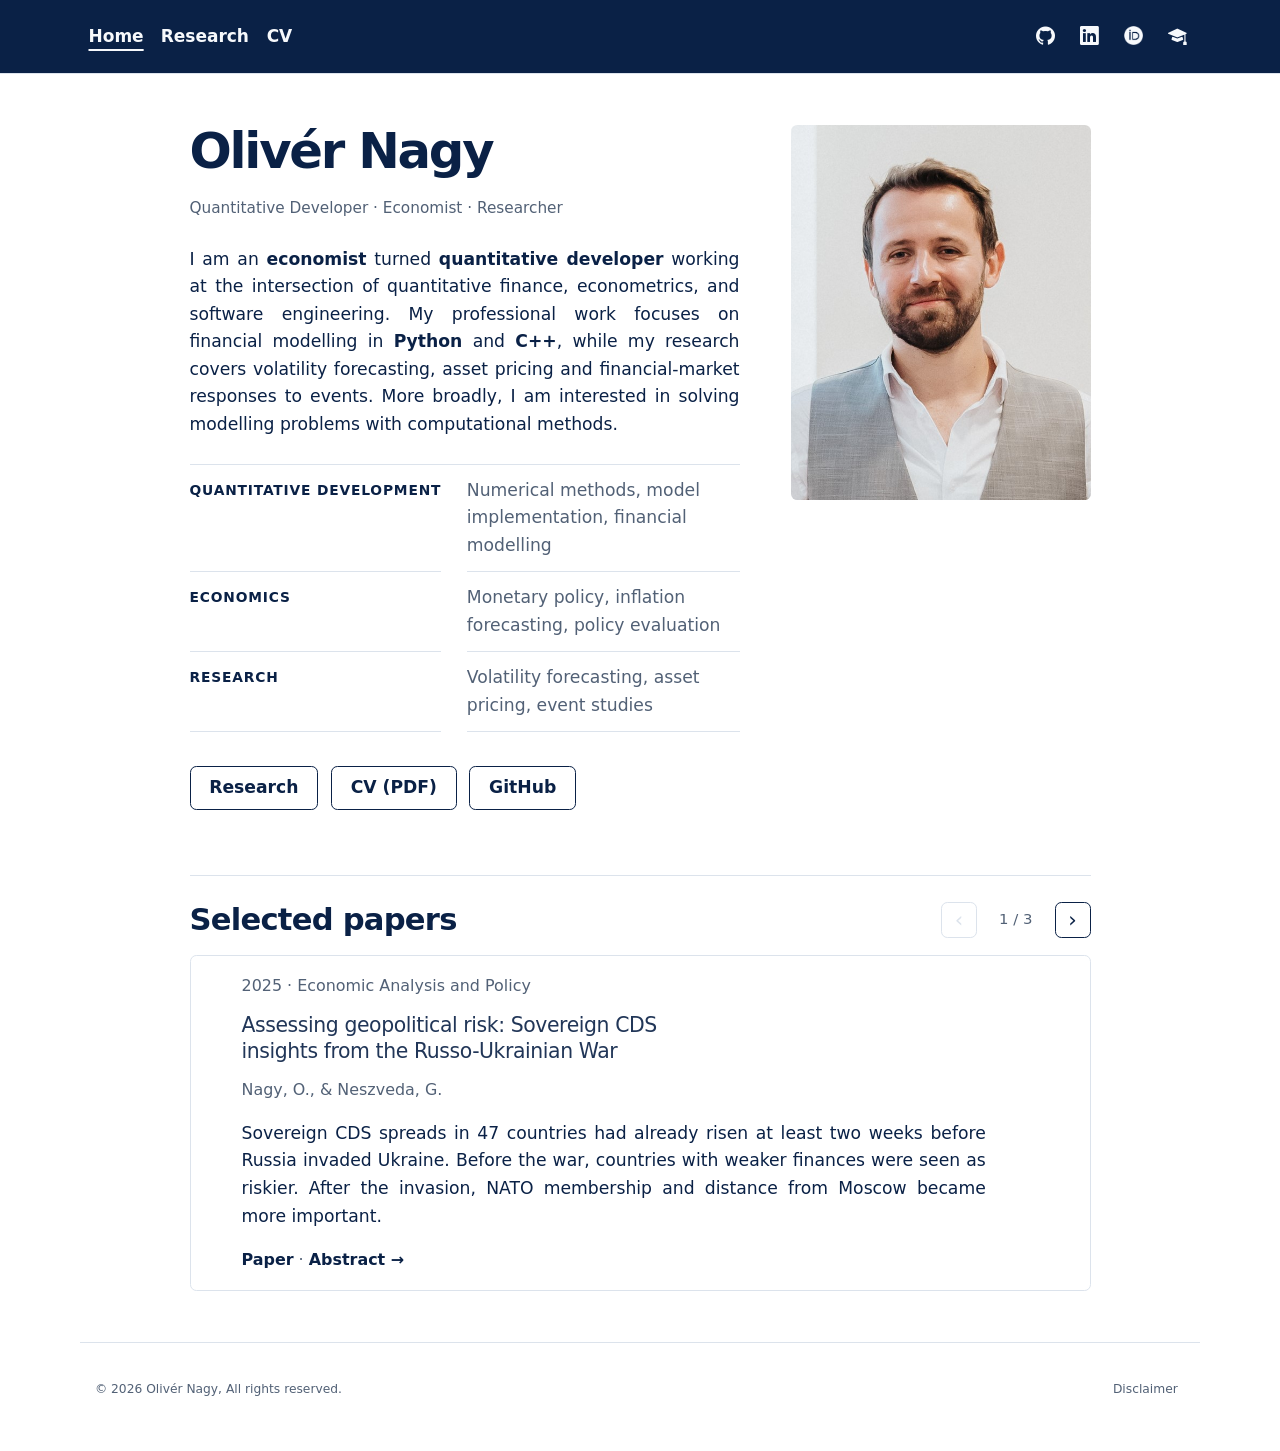
<file: index.html>
<!DOCTYPE html>
<html xmlns="http://www.w3.org/1999/xhtml" lang="en" xml:lang="en"><head>

<meta charset="utf-8">
<meta name="generator" content="quarto-1.10.19">

<meta name="viewport" content="width=device-width, initial-scale=1.0, user-scalable=yes">


<title>Olivér Nagy | Quantitative Developer &amp; Economist</title>
<style>
/* Default styles provided by pandoc.
** See https://pandoc.org/MANUAL.html#variables-for-html for config info.
*/
span.smallcaps{font-variant: small-caps;}
div.columns{display: flex; gap: 1.5em;}
div.column{flex: auto;}
@media screen {
div.columns{gap: min(4vw, 1.5em);}
div.column{overflow-x: auto;}
}
div.hanging-indent{margin-left: 1.5em; text-indent: -1.5em;}
ul.task-list{list-style: none;}
ul.task-list li input[type="checkbox"] {
  width: 0.8em;
  margin: 0 0.8em 0.2em -1em; /* quarto-specific, see https://github.com/quarto-dev/quarto-cli/issues/4556 */ 
  vertical-align: middle;
}
</style>


<script src="site_libs/quarto-nav/quarto-nav.js"></script>
<script src="site_libs/quarto-nav/headroom.min.js"></script>
<link href="./images/favicon.png" rel="icon" type="image/png">
<script src="site_libs/clipboard/clipboard.min.js"></script>
<script src="site_libs/quarto-html/quarto.js" type="module"></script>
<script src="site_libs/quarto-html/tabsets/tabsets.js" type="module"></script>
<script src="site_libs/quarto-html/popper.min.js"></script>
<script src="site_libs/quarto-html/tippy.umd.min.js"></script>
<script src="site_libs/quarto-html/anchor.min.js"></script>
<link href="site_libs/quarto-html/tippy.css" rel="stylesheet">
<link href="site_libs/quarto-html/quarto-syntax-highlighting-036281043e48302f8f66bfde0e14c426.css" rel="stylesheet" id="quarto-text-highlighting-styles">
<script src="site_libs/bootstrap/bootstrap.min.js"></script>
<link href="site_libs/bootstrap/bootstrap-icons.css" rel="stylesheet">
<link href="site_libs/bootstrap/bootstrap-60f9aa99407b44d3cca1d549e704568d.min.css" rel="stylesheet" append-hash="true" id="quarto-bootstrap" data-mode="light">
<script id="quarto-search-options" type="application/json">{
  "language": {
    "search-no-results-text": "No results",
    "search-matching-documents-text": "matching documents",
    "search-copy-link-title": "Copy link to search",
    "search-hide-matches-text": "Hide additional matches",
    "search-more-match-text": "more match in this document",
    "search-more-matches-text": "more matches in this document",
    "search-clear-button-title": "Clear",
    "search-text-placeholder": "",
    "search-detached-cancel-button-title": "Cancel",
    "search-submit-button-title": "Submit",
    "search-label": "Search"
  }
}</script>
<link rel="apple-touch-icon" href="./images/favicon.png">


</head>

<body class="nav-fixed fullcontent quarto-light">

<div id="quarto-search-results"></div>
  <header id="quarto-header" class="headroom fixed-top">
    <nav class="navbar navbar-expand-sm " data-bs-theme="dark">
      <div class="navbar-container container-fluid">
          <button class="navbar-toggler" type="button" data-bs-toggle="collapse" data-bs-target="#navbarCollapse" aria-controls="navbarCollapse" role="menu" aria-expanded="false" aria-label="Toggle navigation" onclick="if (window.quartoToggleHeadroom) { window.quartoToggleHeadroom(); }">
  <span class="navbar-toggler-icon"></span>
</button>
          <div class="collapse navbar-collapse" id="navbarCollapse">
            <ul class="navbar-nav navbar-nav-scroll me-auto">
  <li class="nav-item">
    <a class="nav-link active" href="./index.html" aria-current="page"> 
<span class="menu-text">Home</span></a>
  </li>  
  <li class="nav-item">
    <a class="nav-link" href="./research.html"> 
<span class="menu-text">Research</span></a>
  </li>  
  <li class="nav-item">
    <a class="nav-link" href="./files/oliver_nagy_cv.pdf"> 
<span class="menu-text">CV</span></a>
  </li>  
</ul>
            <ul class="navbar-nav navbar-nav-scroll ms-auto">
  <li class="nav-item compact">
    <a class="nav-link" href="https://github.com/naolipth"> <i class="bi bi-github" role="img" aria-label="GitHub">
</i> 
<span class="menu-text"></span></a>
  </li>  
  <li class="nav-item compact">
    <a class="nav-link" href="https://www.linkedin.com/in/olivernagy1/"> <i class="bi bi-linkedin" role="img" aria-label="LinkedIn">
</i> 
<span class="menu-text"></span></a>
  </li>  
  <li class="nav-item compact">
    <a class="nav-link" href="https://orcid.org/0009-0003-7404-8568"> <i class="bi bi-orcid" role="img" aria-label="ORCID">
</i> 
<span class="menu-text"></span></a>
  </li>  
  <li class="nav-item compact">
    <a class="nav-link" href="https://scholar.google.com/citations?user=aCQ6wv0AAAAJ"> <i class="bi bi-mortarboard-fill" role="img" aria-label="Google Scholar">
</i> 
<span class="menu-text"></span></a>
  </li>  
</ul>
          </div> <!-- /navcollapse -->
            <div class="quarto-navbar-tools">
</div>
      </div> <!-- /container-fluid -->
    </nav>
</header>
<!-- content -->
<div id="quarto-content" class="quarto-container page-layout-custom page-navbar">
<!-- sidebar -->
<!-- margin-sidebar -->
<!-- main -->




<div class="home-hero">
<section id="olivér-nagy" class="level1 home-hero__content">
<h1>Olivér Nagy</h1>
<div class="home-hero__role">
<p>Quantitative Developer · Economist · Researcher</p>
</div>
<p>I am an <strong>economist</strong> turned <strong>quantitative developer</strong> working at the intersection of quantitative finance, econometrics, and software engineering. My professional work focuses on financial modelling in <strong>Python</strong> and <strong>C++</strong>, while my research covers volatility forecasting, asset pricing and financial-market responses to events. More broadly, I am interested in solving modelling problems with computational methods.</p>
<div class="home-hero__focus">
<dl>
<dt>Quantitative development</dt>
<dd>
Numerical methods, model implementation, financial modelling
</dd>
<dt>Economics</dt>
<dd>
Monetary policy, inflation forecasting, policy evaluation
</dd>
<dt>Research</dt>
<dd>
Volatility forecasting, asset pricing, event studies
</dd>
</dl>
</div>
<div class="home-hero__links">
<p><a href="./research.html">Research</a></p>
<p><a href="files/oliver_nagy_cv.pdf">CV (PDF)</a></p>
<p><a href="https://github.com/naolipth">GitHub</a></p>
</div>
</section>
<div class="home-hero__portrait">
<p><img src="images/picture_1.jpg" class="img-fluid" alt="Portrait of Olivér Nagy"></p>
</div>
</div>
<div id="selected-publications">
<section class="selected-research" aria-roledescription="carousel" aria-labelledby="selected-research-title">
<div class="selected-research__header">
<h2 id="selected-research-title" class="selected-research__title">Selected papers</h2>
<div class="selected-research__controls" hidden="">
<button type="button" class="selected-research__step" aria-label="Previous paper" disabled="">‹</button>
<span class="selected-research__count" aria-live="polite">1 / 3</span>
<button type="button" class="selected-research__step" aria-label="Next paper">›</button>
</div>
</div>
<div class="selected-research__track" tabindex="0" aria-label="Papers">
<div class="selected-paper" role="group" aria-roledescription="slide" aria-label="1 of 3">
<p class="selected-paper__meta">2025 · Economic Analysis and Policy</p>
<h3 class="selected-paper__title"><a href="https://doi.org/10.1016/j.eap.2025.02.027">Assessing
geopolitical risk: Sovereign <span>CDS</span> insights from the
<span>Russo-Ukrainian War</span></a></h3>
<p class="selected-paper__authors">Nagy, O., &amp; Neszveda, G.</p>
<div class="selected-paper__summary"><p>Sovereign CDS spreads in 47 countries had already risen at least two
weeks before Russia invaded Ukraine. Before the war, countries with
weaker finances were seen as riskier. After the invasion, NATO
membership and distance from Moscow became more important.</p></div>
<p class="selected-paper__links"><a href="https://doi.org/10.1016/j.eap.2025.02.027">Paper</a><span aria-hidden="true"> · </span><a href="research.html?open=abstract#pub-nagy2025geopolitical">Abstract →</a></p>
</div>
<div class="selected-paper" role="group" aria-roledescription="slide" aria-label="2 of 3">
<p class="selected-paper__meta">2025 · Financial and Economic Review</p>
<h3 class="selected-paper__title"><a href="https://doi.org/10.33893/FER.24.3.52">Inflation and
uncertainty: Evidence from <span class="nocase">GARCH-MIDAS-in-Mean</span> modelling</a></h3>
<p class="selected-paper__authors">Chen, C., Barkó, T., &amp; Nagy, O.</p>
<div class="selected-paper__summary"><p>Does higher inflation make it harder to predict what will happen
next? In the UK, long-term uncertainty is more important than short-term
ups and downs. Sudden jumps in inflation have little effect on
short-term uncertainty.</p></div>
<p class="selected-paper__links"><a href="https://doi.org/10.33893/FER.24.3.52">Paper</a><span aria-hidden="true"> · </span><a href="research.html?open=abstract#pub-chen2025inflation">Abstract →</a></p>
</div>
<div class="selected-paper" role="group" aria-roledescription="slide" aria-label="3 of 3">
<p class="selected-paper__meta">2023 · Finance Research Letters</p>
<h3 class="selected-paper__title"><a href="https://doi.org/10.1016/j.frl.2023.104301">Expect the
unexpected: Did the equity markets anticipate the <span>Russo-Ukrainian
War</span>?</a></h3>
<p class="selected-paper__authors">Granát, M. P., Lehmann, K., Nagy, O., &amp; Neszveda, G.</p>
<div class="selected-paper__summary"><p>Equity markets exhibited reactions to the Russian invasion of Ukraine
at least 50 days prior to the event. Among the 62 observed markets, only
approximately one-third of the available information was built into the
stock prices on the day of the invasion.</p></div>
<p class="selected-paper__links"><a href="https://doi.org/10.1016/j.frl.2023.104301">Paper</a><span aria-hidden="true"> · </span><a href="research.html?open=abstract#pub-granat2023expect">Abstract →</a></p>
</div>
</div>
</section>
<script>
// Home page: steps the Selected papers row one card at a time.
document.querySelectorAll('.selected-research').forEach((section) => {
  const track = section.querySelector('.selected-research__track');
  const cards = track.children;
  if (cards.length < 2) return;
  const [prev, next] = section.querySelectorAll('.selected-research__step');
  const count = section.querySelector('.selected-research__count');
  const behavior = matchMedia('(prefers-reduced-motion: reduce)').matches ? 'auto' : 'smooth';
  // One step is a card's width plus the gap.
  const step = () => cards[1].offsetLeft - cards[0].offsetLeft;

  // Counter and buttons follow the scroll position, whether stepped, swiped or tabbed.
  const update = () => {
    const i = Math.round(track.scrollLeft / step());
    count.textContent = `${i + 1} / ${cards.length}`;
    prev.disabled = i === 0;
    next.disabled = i === cards.length - 1;
  };

  prev.addEventListener('click', () => track.scrollBy({left: -step(), behavior}));
  next.addEventListener('click', () => track.scrollBy({left: step(), behavior}));
  track.addEventListener('scroll', update, {passive: true});

  // Controls appear, and the scrollbar hides, only once this has run.
  section.classList.add('is-enhanced');
  section.querySelector('.selected-research__controls').hidden = false;
  update();
});
</script>
</div>




<script id="quarto-html-after-body" type="application/javascript">
  window.document.addEventListener("DOMContentLoaded", function (event) {
    const icon = "";
    const anchorJS = new window.AnchorJS();
    anchorJS.options = {
      placement: 'right',
      icon: icon
    };
    anchorJS.add('.anchored');
    const isCodeAnnotation = (el) => {
      for (const clz of el.classList) {
        if (clz.startsWith('code-annotation-')) {                     
          return true;
        }
      }
      return false;
    }
    const onCopySuccess = function(e) {
      // button target
      const button = e.trigger;
      // don't keep focus
      button.blur();
      // flash "checked"
      button.classList.add('code-copy-button-checked');
      var currentTitle = button.getAttribute("title");
      button.setAttribute("title", "Copied!");
      let tooltip;
      if (window.bootstrap) {
        button.setAttribute("data-bs-toggle", "tooltip");
        button.setAttribute("data-bs-placement", "left");
        button.setAttribute("data-bs-title", "Copied!");
        tooltip = new bootstrap.Tooltip(button, 
          { trigger: "manual", 
            customClass: "code-copy-button-tooltip",
            offset: [0, -8]});
        tooltip.show();    
      }
      setTimeout(function() {
        if (tooltip) {
          tooltip.hide();
          button.removeAttribute("data-bs-title");
          button.removeAttribute("data-bs-toggle");
          button.removeAttribute("data-bs-placement");
        }
        button.setAttribute("title", currentTitle);
        button.classList.remove('code-copy-button-checked');
      }, 1000);
      // clear code selection
      e.clearSelection();
    }
    const getTextToCopy = function(trigger) {
      const outerScaffold = trigger.parentElement.cloneNode(true);
      const codeEl = outerScaffold.querySelector('code');
      for (const childEl of codeEl.children) {
        if (isCodeAnnotation(childEl)) {
          childEl.remove();
        }
      }
      return codeEl.innerText;
    }
    const clipboard = new window.ClipboardJS('.code-copy-button:not([data-in-quarto-modal])', {
      text: getTextToCopy
    });
    clipboard.on('success', onCopySuccess);
    if (window.document.getElementById('quarto-embedded-source-code-modal')) {
      const clipboardModal = new window.ClipboardJS('.code-copy-button[data-in-quarto-modal]', {
        text: getTextToCopy,
        container: window.document.getElementById('quarto-embedded-source-code-modal')
      });
      clipboardModal.on('success', onCopySuccess);
    }
      var localhostRegex = new RegExp(/^(?:http|https):\/\/localhost\:?[0-9]*\//);
      var mailtoRegex = new RegExp(/^mailto:/);
        var filterRegex = new RegExp("https:\/\/olivernagy\.eu");
      var isInternal = (href) => {
          return filterRegex.test(href) || localhostRegex.test(href) || mailtoRegex.test(href);
      }
      // Inspect non-navigation links and adorn them if external
     var links = window.document.querySelectorAll('a[href]:not(.nav-link):not(.navbar-brand):not(.toc-action):not(.sidebar-link):not(.sidebar-item-toggle):not(.pagination-link):not(.no-external):not([aria-hidden]):not(.dropdown-item):not(.quarto-navigation-tool):not(.about-link)');
      for (var i=0; i<links.length; i++) {
        const link = links[i];
        if (!isInternal(link.href)) {
          // undo the damage that might have been done by quarto-nav.js in the case of
          // links that we want to consider external
          if (link.dataset.originalHref !== undefined) {
            link.href = link.dataset.originalHref;
          }
        }
      }
    function tippyHover(el, contentFn, onTriggerFn, onUntriggerFn) {
      const config = {
        allowHTML: true,
        maxWidth: 500,
        delay: 100,
        arrow: false,
        appendTo: function(el) {
            return el.parentElement;
        },
        interactive: true,
        interactiveBorder: 10,
        theme: 'quarto',
        placement: 'bottom-start',
      };
      if (contentFn) {
        config.content = contentFn;
      }
      if (onTriggerFn) {
        config.onTrigger = onTriggerFn;
      }
      if (onUntriggerFn) {
        config.onUntrigger = onUntriggerFn;
      }
      window.tippy(el, config); 
    }
    const noterefs = window.document.querySelectorAll('a[role="doc-noteref"]');
    for (var i=0; i<noterefs.length; i++) {
      const ref = noterefs[i];
      tippyHover(ref, function() {
        // use id or data attribute instead here
        let href = ref.getAttribute('data-footnote-href') || ref.getAttribute('href');
        try { href = new URL(href).hash; } catch {}
        const id = href.replace(/^#\/?/, "");
        const note = window.document.getElementById(id);
        if (note) {
          return note.innerHTML;
        } else {
          return "";
        }
      });
    }
    const xrefs = window.document.querySelectorAll('a.quarto-xref');
    const processXRef = (id, note) => {
      // Strip column container classes
      const stripColumnClz = (el) => {
        el.classList.remove("page-full", "page-columns");
        if (el.children) {
          for (const child of el.children) {
            stripColumnClz(child);
          }
        }
      }
      stripColumnClz(note)
      if (id === null || id.startsWith('sec-')) {
        // Special case sections, only their first couple elements
        const container = document.createElement("div");
        if (note.children && note.children.length > 2) {
          container.appendChild(note.children[0].cloneNode(true));
          for (let i = 1; i < note.children.length; i++) {
            const child = note.children[i];
            if (child.tagName === "P" && child.innerText === "") {
              continue;
            } else {
              container.appendChild(child.cloneNode(true));
              break;
            }
          }
          if (window.Quarto?.typesetMath) {
            window.Quarto.typesetMath(container);
          }
          return container.innerHTML
        } else {
          if (window.Quarto?.typesetMath) {
            window.Quarto.typesetMath(note);
          }
          return note.innerHTML;
        }
      } else {
        // Remove any anchor links if they are present
        const anchorLink = note.querySelector('a.anchorjs-link');
        if (anchorLink) {
          anchorLink.remove();
        }
        if (window.Quarto?.typesetMath) {
          window.Quarto.typesetMath(note);
        }
        if (note.classList.contains("callout")) {
          return note.outerHTML;
        } else {
          return note.innerHTML;
        }
      }
    }
    for (var i=0; i<xrefs.length; i++) {
      const xref = xrefs[i];
      tippyHover(xref, undefined, function(instance) {
        instance.disable();
        let url = xref.getAttribute('href');
        let hash = undefined; 
        if (url.startsWith('#')) {
          hash = url;
        } else {
          try { hash = new URL(url).hash; } catch {}
        }
        if (hash) {
          const id = hash.replace(/^#\/?/, "");
          const note = window.document.getElementById(id);
          if (note !== null) {
            try {
              const html = processXRef(id, note.cloneNode(true));
              instance.setContent(html);
            } finally {
              instance.enable();
              instance.show();
            }
          } else {
            // See if we can fetch this
            fetch(url.split('#')[0])
            .then(res => res.text())
            .then(html => {
              const parser = new DOMParser();
              const htmlDoc = parser.parseFromString(html, "text/html");
              const note = htmlDoc.getElementById(id);
              if (note !== null) {
                const html = processXRef(id, note);
                instance.setContent(html);
              } 
            }).finally(() => {
              instance.enable();
              instance.show();
            });
          }
        } else {
          // See if we can fetch a full url (with no hash to target)
          // This is a special case and we should probably do some content thinning / targeting
          fetch(url)
          .then(res => res.text())
          .then(html => {
            const parser = new DOMParser();
            const htmlDoc = parser.parseFromString(html, "text/html");
            const note = htmlDoc.querySelector('main.content');
            if (note !== null) {
              // This should only happen for chapter cross references
              // (since there is no id in the URL)
              // remove the first header
              if (note.children.length > 0 && note.children[0].tagName === "HEADER") {
                note.children[0].remove();
              }
              const html = processXRef(null, note);
              instance.setContent(html);
            } 
          }).finally(() => {
            instance.enable();
            instance.show();
          });
        }
      }, function(instance) {
      });
    }
        let selectedAnnoteEl;
        const selectorForAnnotation = ( cell, annotation) => {
          let cellAttr = 'data-code-cell="' + cell + '"';
          let lineAttr = 'data-code-annotation="' +  annotation + '"';
          const selector = 'span[' + cellAttr + '][' + lineAttr + ']';
          return selector;
        }
        const selectCodeLines = (annoteEl) => {
          const doc = window.document;
          const targetCell = annoteEl.getAttribute("data-target-cell");
          const targetAnnotation = annoteEl.getAttribute("data-target-annotation");
          const annoteSpan = window.document.querySelector(selectorForAnnotation(targetCell, targetAnnotation));
          const lines = annoteSpan.getAttribute("data-code-lines").split(",");
          const lineIds = lines.map((line) => {
            return targetCell + "-" + line;
          })
          let top = null;
          let height = null;
          let parent = null;
          if (lineIds.length > 0) {
              //compute the position of the single el (top and bottom and make a div)
              const el = window.document.getElementById(lineIds[0]);
              top = el.offsetTop;
              height = el.offsetHeight;
              parent = el.parentElement.parentElement;
            if (lineIds.length > 1) {
              const lastEl = window.document.getElementById(lineIds[lineIds.length - 1]);
              const bottom = lastEl.offsetTop + lastEl.offsetHeight;
              height = bottom - top;
            }
            if (top !== null && height !== null && parent !== null) {
              // cook up a div (if necessary) and position it 
              let div = window.document.getElementById("code-annotation-line-highlight");
              if (div === null) {
                div = window.document.createElement("div");
                div.setAttribute("id", "code-annotation-line-highlight");
                div.style.position = 'absolute';
                parent.appendChild(div);
              }
              div.style.top = top - 2 + "px";
              div.style.height = height + 4 + "px";
              div.style.left = 0;
              let gutterDiv = window.document.getElementById("code-annotation-line-highlight-gutter");
              if (gutterDiv === null) {
                gutterDiv = window.document.createElement("div");
                gutterDiv.setAttribute("id", "code-annotation-line-highlight-gutter");
                gutterDiv.style.position = 'absolute';
                const codeCell = window.document.getElementById(targetCell);
                const gutter = codeCell.querySelector('.code-annotation-gutter');
                gutter.appendChild(gutterDiv);
              }
              gutterDiv.style.top = top - 2 + "px";
              gutterDiv.style.height = height + 4 + "px";
            }
            selectedAnnoteEl = annoteEl;
          }
        };
        const unselectCodeLines = () => {
          const elementsIds = ["code-annotation-line-highlight", "code-annotation-line-highlight-gutter"];
          elementsIds.forEach((elId) => {
            const div = window.document.getElementById(elId);
            if (div) {
              div.remove();
            }
          });
          selectedAnnoteEl = undefined;
        };
          // Handle positioning of the toggle
      window.addEventListener(
        "resize",
        throttle(() => {
          elRect = undefined;
          if (selectedAnnoteEl) {
            selectCodeLines(selectedAnnoteEl);
          }
        }, 10)
      );
      function throttle(fn, ms) {
      let throttle = false;
      let timer;
        return (...args) => {
          if(!throttle) { // first call gets through
              fn.apply(this, args);
              throttle = true;
          } else { // all the others get throttled
              if(timer) clearTimeout(timer); // cancel #2
              timer = setTimeout(() => {
                fn.apply(this, args);
                timer = throttle = false;
              }, ms);
          }
        };
      }
        // Attach click handler to the DT
        const annoteDls = window.document.querySelectorAll('dt[data-target-cell]');
        for (const annoteDlNode of annoteDls) {
          annoteDlNode.addEventListener('click', (event) => {
            const clickedEl = event.target;
            if (clickedEl !== selectedAnnoteEl) {
              unselectCodeLines();
              const activeEl = window.document.querySelector('dt[data-target-cell].code-annotation-active');
              if (activeEl) {
                activeEl.classList.remove('code-annotation-active');
              }
              selectCodeLines(clickedEl);
              clickedEl.classList.add('code-annotation-active');
            } else {
              // Unselect the line
              unselectCodeLines();
              clickedEl.classList.remove('code-annotation-active');
            }
          });
        }
    const findCites = (el) => {
      const parentEl = el.parentElement;
      if (parentEl) {
        const cites = parentEl.dataset.cites;
        if (cites) {
          return {
            el,
            cites: cites.split(' ')
          };
        } else {
          return findCites(el.parentElement)
        }
      } else {
        return undefined;
      }
    };
    var bibliorefs = window.document.querySelectorAll('a[role="doc-biblioref"]');
    for (var i=0; i<bibliorefs.length; i++) {
      const ref = bibliorefs[i];
      const citeInfo = findCites(ref);
      if (citeInfo) {
        tippyHover(citeInfo.el, function() {
          var popup = window.document.createElement('div');
          citeInfo.cites.forEach(function(cite) {
            var citeDiv = window.document.createElement('div');
            citeDiv.classList.add('hanging-indent');
            citeDiv.classList.add('csl-entry');
            var biblioDiv = window.document.getElementById('ref-' + cite);
            if (biblioDiv) {
              citeDiv.innerHTML = biblioDiv.innerHTML;
            }
            popup.appendChild(citeDiv);
          });
          return popup.innerHTML;
        });
      }
    }
  });
  </script>
</div> <!-- /content -->
<footer class="footer">
  <div class="nav-footer">
    <div class="nav-footer-left">
<p>© <span id="copyright-year"></span> Olivér Nagy, All rights reserved.</p>
</div>   
    <div class="nav-footer-center">
      &nbsp;
    </div>
    <div class="nav-footer-right">
      <ul class="footer-items list-unstyled">
    <li class="nav-item">
    <a class="nav-link" href="./disclaimer.html">
<p>Disclaimer</p>
</a>
  </li>  
</ul>
    </div>
  </div>
</footer>
<script>
  document.getElementById("copyright-year").textContent =
    new Date().getFullYear();
</script>




</body></html>
</file>
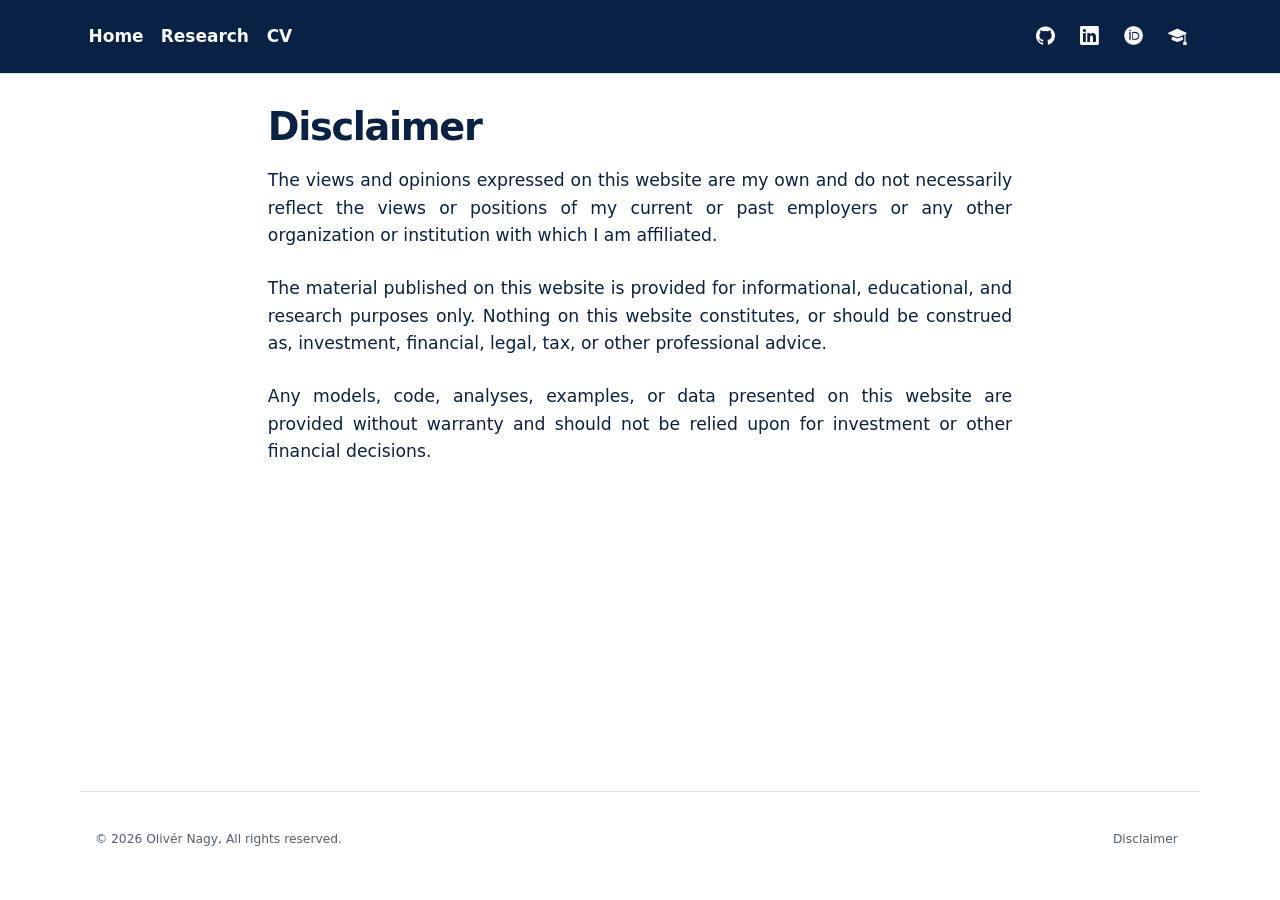
<file: disclaimer.html>
<!DOCTYPE html>
<html xmlns="http://www.w3.org/1999/xhtml" lang="en" xml:lang="en"><head>

<meta charset="utf-8">
<meta name="generator" content="quarto-1.10.19">

<meta name="viewport" content="width=device-width, initial-scale=1.0, user-scalable=yes">


<title>Disclaimer – Olivér Nagy | Quantitative Developer &amp; Economist</title>
<style>
/* Default styles provided by pandoc.
** See https://pandoc.org/MANUAL.html#variables-for-html for config info.
*/
span.smallcaps{font-variant: small-caps;}
div.columns{display: flex; gap: 1.5em;}
div.column{flex: auto;}
@media screen {
div.columns{gap: min(4vw, 1.5em);}
div.column{overflow-x: auto;}
}
div.hanging-indent{margin-left: 1.5em; text-indent: -1.5em;}
ul.task-list{list-style: none;}
ul.task-list li input[type="checkbox"] {
  width: 0.8em;
  margin: 0 0.8em 0.2em -1em; /* quarto-specific, see https://github.com/quarto-dev/quarto-cli/issues/4556 */ 
  vertical-align: middle;
}
</style>


<script src="site_libs/quarto-nav/quarto-nav.js"></script>
<script src="site_libs/quarto-nav/headroom.min.js"></script>
<link href="./images/favicon.png" rel="icon" type="image/png">
<script src="site_libs/clipboard/clipboard.min.js"></script>
<script src="site_libs/quarto-html/quarto.js" type="module"></script>
<script src="site_libs/quarto-html/tabsets/tabsets.js" type="module"></script>
<script src="site_libs/quarto-html/popper.min.js"></script>
<script src="site_libs/quarto-html/tippy.umd.min.js"></script>
<script src="site_libs/quarto-html/anchor.min.js"></script>
<link href="site_libs/quarto-html/tippy.css" rel="stylesheet">
<link href="site_libs/quarto-html/quarto-syntax-highlighting-036281043e48302f8f66bfde0e14c426.css" rel="stylesheet" id="quarto-text-highlighting-styles">
<script src="site_libs/bootstrap/bootstrap.min.js"></script>
<link href="site_libs/bootstrap/bootstrap-icons.css" rel="stylesheet">
<link href="site_libs/bootstrap/bootstrap-60f9aa99407b44d3cca1d549e704568d.min.css" rel="stylesheet" append-hash="true" id="quarto-bootstrap" data-mode="light">
<script id="quarto-search-options" type="application/json">{
  "language": {
    "search-no-results-text": "No results",
    "search-matching-documents-text": "matching documents",
    "search-copy-link-title": "Copy link to search",
    "search-hide-matches-text": "Hide additional matches",
    "search-more-match-text": "more match in this document",
    "search-more-matches-text": "more matches in this document",
    "search-clear-button-title": "Clear",
    "search-text-placeholder": "",
    "search-detached-cancel-button-title": "Cancel",
    "search-submit-button-title": "Submit",
    "search-label": "Search"
  }
}</script>
<link rel="apple-touch-icon" href="./images/favicon.png">


</head>

<body class="nav-fixed page-disclaimer fullcontent quarto-light">

<div id="quarto-search-results"></div>
  <header id="quarto-header" class="headroom fixed-top">
    <nav class="navbar navbar-expand-sm " data-bs-theme="dark">
      <div class="navbar-container container-fluid">
          <button class="navbar-toggler" type="button" data-bs-toggle="collapse" data-bs-target="#navbarCollapse" aria-controls="navbarCollapse" role="menu" aria-expanded="false" aria-label="Toggle navigation" onclick="if (window.quartoToggleHeadroom) { window.quartoToggleHeadroom(); }">
  <span class="navbar-toggler-icon"></span>
</button>
          <div class="collapse navbar-collapse" id="navbarCollapse">
            <ul class="navbar-nav navbar-nav-scroll me-auto">
  <li class="nav-item">
    <a class="nav-link" href="./index.html"> 
<span class="menu-text">Home</span></a>
  </li>  
  <li class="nav-item">
    <a class="nav-link" href="./research.html"> 
<span class="menu-text">Research</span></a>
  </li>  
  <li class="nav-item">
    <a class="nav-link" href="./files/oliver_nagy_cv.pdf"> 
<span class="menu-text">CV</span></a>
  </li>  
</ul>
            <ul class="navbar-nav navbar-nav-scroll ms-auto">
  <li class="nav-item compact">
    <a class="nav-link" href="https://github.com/naolipth"> <i class="bi bi-github" role="img" aria-label="GitHub">
</i> 
<span class="menu-text"></span></a>
  </li>  
  <li class="nav-item compact">
    <a class="nav-link" href="https://www.linkedin.com/in/olivernagy1/"> <i class="bi bi-linkedin" role="img" aria-label="LinkedIn">
</i> 
<span class="menu-text"></span></a>
  </li>  
  <li class="nav-item compact">
    <a class="nav-link" href="https://orcid.org/0009-0003-7404-8568"> <i class="bi bi-orcid" role="img" aria-label="ORCID">
</i> 
<span class="menu-text"></span></a>
  </li>  
  <li class="nav-item compact">
    <a class="nav-link" href="https://scholar.google.com/citations?user=aCQ6wv0AAAAJ"> <i class="bi bi-mortarboard-fill" role="img" aria-label="Google Scholar">
</i> 
<span class="menu-text"></span></a>
  </li>  
</ul>
          </div> <!-- /navcollapse -->
            <div class="quarto-navbar-tools">
</div>
      </div> <!-- /container-fluid -->
    </nav>
</header>
<!-- content -->
<div id="quarto-content" class="quarto-container page-columns page-rows-contents page-layout-article page-navbar">
<!-- sidebar -->
<!-- margin-sidebar -->
    
<!-- main -->
<main class="content" id="quarto-document-content">

<header id="title-block-header" class="quarto-title-block default">
<div class="quarto-title">
<h1 class="title">Disclaimer</h1>
</div>



<div class="quarto-title-meta">

    
  
    
  </div>
  


</header>


<p>The views and opinions expressed on this website are my own and do not necessarily reflect the views or positions of my current or past employers or any other organization or institution with which I am affiliated.</p>
<p>The material published on this website is provided for informational, educational, and research purposes only. Nothing on this website constitutes, or should be construed as, investment, financial, legal, tax, or other professional advice.</p>
<p>Any models, code, analyses, examples, or data presented on this website are provided without warranty and should not be relied upon for investment or other financial decisions.</p>



</main> <!-- /main -->
<script id="quarto-html-after-body" type="application/javascript">
  window.document.addEventListener("DOMContentLoaded", function (event) {
    const icon = "";
    const anchorJS = new window.AnchorJS();
    anchorJS.options = {
      placement: 'right',
      icon: icon
    };
    anchorJS.add('.anchored');
    const isCodeAnnotation = (el) => {
      for (const clz of el.classList) {
        if (clz.startsWith('code-annotation-')) {                     
          return true;
        }
      }
      return false;
    }
    const onCopySuccess = function(e) {
      // button target
      const button = e.trigger;
      // don't keep focus
      button.blur();
      // flash "checked"
      button.classList.add('code-copy-button-checked');
      var currentTitle = button.getAttribute("title");
      button.setAttribute("title", "Copied!");
      let tooltip;
      if (window.bootstrap) {
        button.setAttribute("data-bs-toggle", "tooltip");
        button.setAttribute("data-bs-placement", "left");
        button.setAttribute("data-bs-title", "Copied!");
        tooltip = new bootstrap.Tooltip(button, 
          { trigger: "manual", 
            customClass: "code-copy-button-tooltip",
            offset: [0, -8]});
        tooltip.show();    
      }
      setTimeout(function() {
        if (tooltip) {
          tooltip.hide();
          button.removeAttribute("data-bs-title");
          button.removeAttribute("data-bs-toggle");
          button.removeAttribute("data-bs-placement");
        }
        button.setAttribute("title", currentTitle);
        button.classList.remove('code-copy-button-checked');
      }, 1000);
      // clear code selection
      e.clearSelection();
    }
    const getTextToCopy = function(trigger) {
      const outerScaffold = trigger.parentElement.cloneNode(true);
      const codeEl = outerScaffold.querySelector('code');
      for (const childEl of codeEl.children) {
        if (isCodeAnnotation(childEl)) {
          childEl.remove();
        }
      }
      return codeEl.innerText;
    }
    const clipboard = new window.ClipboardJS('.code-copy-button:not([data-in-quarto-modal])', {
      text: getTextToCopy
    });
    clipboard.on('success', onCopySuccess);
    if (window.document.getElementById('quarto-embedded-source-code-modal')) {
      const clipboardModal = new window.ClipboardJS('.code-copy-button[data-in-quarto-modal]', {
        text: getTextToCopy,
        container: window.document.getElementById('quarto-embedded-source-code-modal')
      });
      clipboardModal.on('success', onCopySuccess);
    }
      var localhostRegex = new RegExp(/^(?:http|https):\/\/localhost\:?[0-9]*\//);
      var mailtoRegex = new RegExp(/^mailto:/);
        var filterRegex = new RegExp("https:\/\/olivernagy\.eu");
      var isInternal = (href) => {
          return filterRegex.test(href) || localhostRegex.test(href) || mailtoRegex.test(href);
      }
      // Inspect non-navigation links and adorn them if external
     var links = window.document.querySelectorAll('a[href]:not(.nav-link):not(.navbar-brand):not(.toc-action):not(.sidebar-link):not(.sidebar-item-toggle):not(.pagination-link):not(.no-external):not([aria-hidden]):not(.dropdown-item):not(.quarto-navigation-tool):not(.about-link)');
      for (var i=0; i<links.length; i++) {
        const link = links[i];
        if (!isInternal(link.href)) {
          // undo the damage that might have been done by quarto-nav.js in the case of
          // links that we want to consider external
          if (link.dataset.originalHref !== undefined) {
            link.href = link.dataset.originalHref;
          }
        }
      }
    function tippyHover(el, contentFn, onTriggerFn, onUntriggerFn) {
      const config = {
        allowHTML: true,
        maxWidth: 500,
        delay: 100,
        arrow: false,
        appendTo: function(el) {
            return el.parentElement;
        },
        interactive: true,
        interactiveBorder: 10,
        theme: 'quarto',
        placement: 'bottom-start',
      };
      if (contentFn) {
        config.content = contentFn;
      }
      if (onTriggerFn) {
        config.onTrigger = onTriggerFn;
      }
      if (onUntriggerFn) {
        config.onUntrigger = onUntriggerFn;
      }
      window.tippy(el, config); 
    }
    const noterefs = window.document.querySelectorAll('a[role="doc-noteref"]');
    for (var i=0; i<noterefs.length; i++) {
      const ref = noterefs[i];
      tippyHover(ref, function() {
        // use id or data attribute instead here
        let href = ref.getAttribute('data-footnote-href') || ref.getAttribute('href');
        try { href = new URL(href).hash; } catch {}
        const id = href.replace(/^#\/?/, "");
        const note = window.document.getElementById(id);
        if (note) {
          return note.innerHTML;
        } else {
          return "";
        }
      });
    }
    const xrefs = window.document.querySelectorAll('a.quarto-xref');
    const processXRef = (id, note) => {
      // Strip column container classes
      const stripColumnClz = (el) => {
        el.classList.remove("page-full", "page-columns");
        if (el.children) {
          for (const child of el.children) {
            stripColumnClz(child);
          }
        }
      }
      stripColumnClz(note)
      if (id === null || id.startsWith('sec-')) {
        // Special case sections, only their first couple elements
        const container = document.createElement("div");
        if (note.children && note.children.length > 2) {
          container.appendChild(note.children[0].cloneNode(true));
          for (let i = 1; i < note.children.length; i++) {
            const child = note.children[i];
            if (child.tagName === "P" && child.innerText === "") {
              continue;
            } else {
              container.appendChild(child.cloneNode(true));
              break;
            }
          }
          if (window.Quarto?.typesetMath) {
            window.Quarto.typesetMath(container);
          }
          return container.innerHTML
        } else {
          if (window.Quarto?.typesetMath) {
            window.Quarto.typesetMath(note);
          }
          return note.innerHTML;
        }
      } else {
        // Remove any anchor links if they are present
        const anchorLink = note.querySelector('a.anchorjs-link');
        if (anchorLink) {
          anchorLink.remove();
        }
        if (window.Quarto?.typesetMath) {
          window.Quarto.typesetMath(note);
        }
        if (note.classList.contains("callout")) {
          return note.outerHTML;
        } else {
          return note.innerHTML;
        }
      }
    }
    for (var i=0; i<xrefs.length; i++) {
      const xref = xrefs[i];
      tippyHover(xref, undefined, function(instance) {
        instance.disable();
        let url = xref.getAttribute('href');
        let hash = undefined; 
        if (url.startsWith('#')) {
          hash = url;
        } else {
          try { hash = new URL(url).hash; } catch {}
        }
        if (hash) {
          const id = hash.replace(/^#\/?/, "");
          const note = window.document.getElementById(id);
          if (note !== null) {
            try {
              const html = processXRef(id, note.cloneNode(true));
              instance.setContent(html);
            } finally {
              instance.enable();
              instance.show();
            }
          } else {
            // See if we can fetch this
            fetch(url.split('#')[0])
            .then(res => res.text())
            .then(html => {
              const parser = new DOMParser();
              const htmlDoc = parser.parseFromString(html, "text/html");
              const note = htmlDoc.getElementById(id);
              if (note !== null) {
                const html = processXRef(id, note);
                instance.setContent(html);
              } 
            }).finally(() => {
              instance.enable();
              instance.show();
            });
          }
        } else {
          // See if we can fetch a full url (with no hash to target)
          // This is a special case and we should probably do some content thinning / targeting
          fetch(url)
          .then(res => res.text())
          .then(html => {
            const parser = new DOMParser();
            const htmlDoc = parser.parseFromString(html, "text/html");
            const note = htmlDoc.querySelector('main.content');
            if (note !== null) {
              // This should only happen for chapter cross references
              // (since there is no id in the URL)
              // remove the first header
              if (note.children.length > 0 && note.children[0].tagName === "HEADER") {
                note.children[0].remove();
              }
              const html = processXRef(null, note);
              instance.setContent(html);
            } 
          }).finally(() => {
            instance.enable();
            instance.show();
          });
        }
      }, function(instance) {
      });
    }
        let selectedAnnoteEl;
        const selectorForAnnotation = ( cell, annotation) => {
          let cellAttr = 'data-code-cell="' + cell + '"';
          let lineAttr = 'data-code-annotation="' +  annotation + '"';
          const selector = 'span[' + cellAttr + '][' + lineAttr + ']';
          return selector;
        }
        const selectCodeLines = (annoteEl) => {
          const doc = window.document;
          const targetCell = annoteEl.getAttribute("data-target-cell");
          const targetAnnotation = annoteEl.getAttribute("data-target-annotation");
          const annoteSpan = window.document.querySelector(selectorForAnnotation(targetCell, targetAnnotation));
          const lines = annoteSpan.getAttribute("data-code-lines").split(",");
          const lineIds = lines.map((line) => {
            return targetCell + "-" + line;
          })
          let top = null;
          let height = null;
          let parent = null;
          if (lineIds.length > 0) {
              //compute the position of the single el (top and bottom and make a div)
              const el = window.document.getElementById(lineIds[0]);
              top = el.offsetTop;
              height = el.offsetHeight;
              parent = el.parentElement.parentElement;
            if (lineIds.length > 1) {
              const lastEl = window.document.getElementById(lineIds[lineIds.length - 1]);
              const bottom = lastEl.offsetTop + lastEl.offsetHeight;
              height = bottom - top;
            }
            if (top !== null && height !== null && parent !== null) {
              // cook up a div (if necessary) and position it 
              let div = window.document.getElementById("code-annotation-line-highlight");
              if (div === null) {
                div = window.document.createElement("div");
                div.setAttribute("id", "code-annotation-line-highlight");
                div.style.position = 'absolute';
                parent.appendChild(div);
              }
              div.style.top = top - 2 + "px";
              div.style.height = height + 4 + "px";
              div.style.left = 0;
              let gutterDiv = window.document.getElementById("code-annotation-line-highlight-gutter");
              if (gutterDiv === null) {
                gutterDiv = window.document.createElement("div");
                gutterDiv.setAttribute("id", "code-annotation-line-highlight-gutter");
                gutterDiv.style.position = 'absolute';
                const codeCell = window.document.getElementById(targetCell);
                const gutter = codeCell.querySelector('.code-annotation-gutter');
                gutter.appendChild(gutterDiv);
              }
              gutterDiv.style.top = top - 2 + "px";
              gutterDiv.style.height = height + 4 + "px";
            }
            selectedAnnoteEl = annoteEl;
          }
        };
        const unselectCodeLines = () => {
          const elementsIds = ["code-annotation-line-highlight", "code-annotation-line-highlight-gutter"];
          elementsIds.forEach((elId) => {
            const div = window.document.getElementById(elId);
            if (div) {
              div.remove();
            }
          });
          selectedAnnoteEl = undefined;
        };
          // Handle positioning of the toggle
      window.addEventListener(
        "resize",
        throttle(() => {
          elRect = undefined;
          if (selectedAnnoteEl) {
            selectCodeLines(selectedAnnoteEl);
          }
        }, 10)
      );
      function throttle(fn, ms) {
      let throttle = false;
      let timer;
        return (...args) => {
          if(!throttle) { // first call gets through
              fn.apply(this, args);
              throttle = true;
          } else { // all the others get throttled
              if(timer) clearTimeout(timer); // cancel #2
              timer = setTimeout(() => {
                fn.apply(this, args);
                timer = throttle = false;
              }, ms);
          }
        };
      }
        // Attach click handler to the DT
        const annoteDls = window.document.querySelectorAll('dt[data-target-cell]');
        for (const annoteDlNode of annoteDls) {
          annoteDlNode.addEventListener('click', (event) => {
            const clickedEl = event.target;
            if (clickedEl !== selectedAnnoteEl) {
              unselectCodeLines();
              const activeEl = window.document.querySelector('dt[data-target-cell].code-annotation-active');
              if (activeEl) {
                activeEl.classList.remove('code-annotation-active');
              }
              selectCodeLines(clickedEl);
              clickedEl.classList.add('code-annotation-active');
            } else {
              // Unselect the line
              unselectCodeLines();
              clickedEl.classList.remove('code-annotation-active');
            }
          });
        }
    const findCites = (el) => {
      const parentEl = el.parentElement;
      if (parentEl) {
        const cites = parentEl.dataset.cites;
        if (cites) {
          return {
            el,
            cites: cites.split(' ')
          };
        } else {
          return findCites(el.parentElement)
        }
      } else {
        return undefined;
      }
    };
    var bibliorefs = window.document.querySelectorAll('a[role="doc-biblioref"]');
    for (var i=0; i<bibliorefs.length; i++) {
      const ref = bibliorefs[i];
      const citeInfo = findCites(ref);
      if (citeInfo) {
        tippyHover(citeInfo.el, function() {
          var popup = window.document.createElement('div');
          citeInfo.cites.forEach(function(cite) {
            var citeDiv = window.document.createElement('div');
            citeDiv.classList.add('hanging-indent');
            citeDiv.classList.add('csl-entry');
            var biblioDiv = window.document.getElementById('ref-' + cite);
            if (biblioDiv) {
              citeDiv.innerHTML = biblioDiv.innerHTML;
            }
            popup.appendChild(citeDiv);
          });
          return popup.innerHTML;
        });
      }
    }
  });
  </script>
</div> <!-- /content -->
<footer class="footer">
  <div class="nav-footer">
    <div class="nav-footer-left">
<p>© <span id="copyright-year"></span> Olivér Nagy, All rights reserved.</p>
</div>   
    <div class="nav-footer-center">
      &nbsp;
    </div>
    <div class="nav-footer-right">
      <ul class="footer-items list-unstyled">
    <li class="nav-item">
    <a class="nav-link active" href="./disclaimer.html" aria-current="page">
<p>Disclaimer</p>
</a>
  </li>  
</ul>
    </div>
  </div>
</footer>
<script>
  document.getElementById("copyright-year").textContent =
    new Date().getFullYear();
</script>




</body></html>
</file>
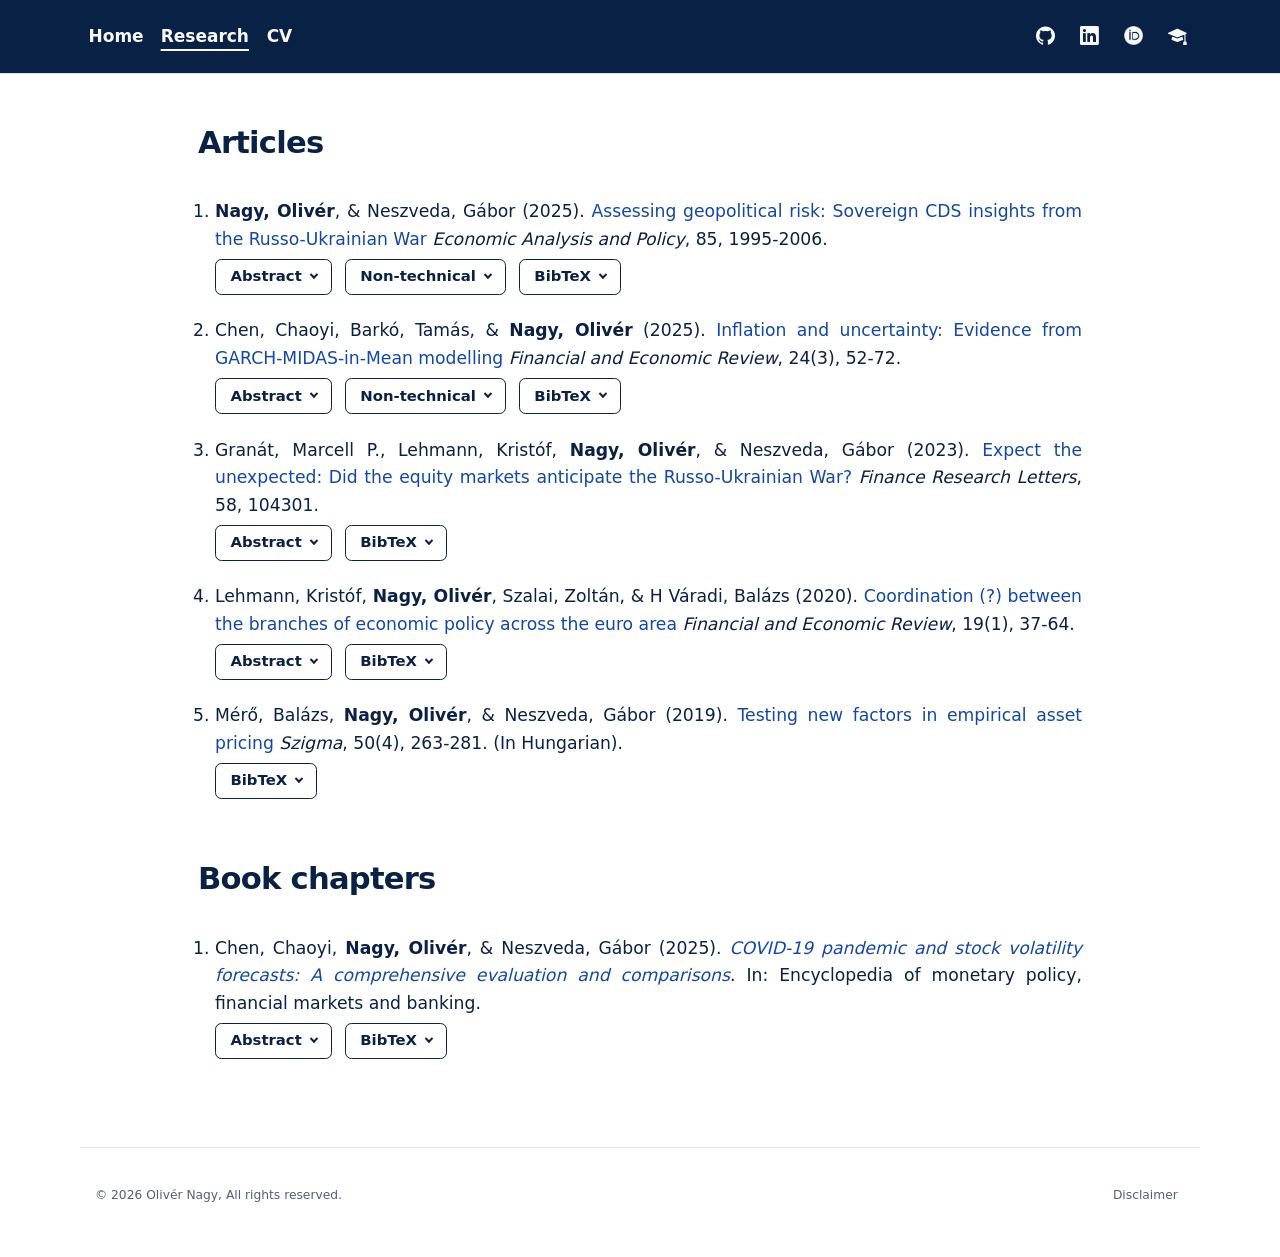
<file: research.html>
<!DOCTYPE html>
<html xmlns="http://www.w3.org/1999/xhtml" lang="en" xml:lang="en"><head>

<meta charset="utf-8">
<meta name="generator" content="quarto-1.10.19">

<meta name="viewport" content="width=device-width, initial-scale=1.0, user-scalable=yes">


<title>Research – Olivér Nagy | Quantitative Developer &amp; Economist</title>
<style>
/* Default styles provided by pandoc.
** See https://pandoc.org/MANUAL.html#variables-for-html for config info.
*/
span.smallcaps{font-variant: small-caps;}
div.columns{display: flex; gap: 1.5em;}
div.column{flex: auto;}
@media screen {
div.columns{gap: min(4vw, 1.5em);}
div.column{overflow-x: auto;}
}
div.hanging-indent{margin-left: 1.5em; text-indent: -1.5em;}
ul.task-list{list-style: none;}
ul.task-list li input[type="checkbox"] {
  width: 0.8em;
  margin: 0 0.8em 0.2em -1em; /* quarto-specific, see https://github.com/quarto-dev/quarto-cli/issues/4556 */ 
  vertical-align: middle;
}
</style>


<script src="site_libs/quarto-nav/quarto-nav.js"></script>
<script src="site_libs/quarto-nav/headroom.min.js"></script>
<link href="./images/favicon.png" rel="icon" type="image/png">
<script src="site_libs/clipboard/clipboard.min.js"></script>
<script src="site_libs/quarto-html/quarto.js" type="module"></script>
<script src="site_libs/quarto-html/tabsets/tabsets.js" type="module"></script>
<script src="site_libs/quarto-html/popper.min.js"></script>
<script src="site_libs/quarto-html/tippy.umd.min.js"></script>
<script src="site_libs/quarto-html/anchor.min.js"></script>
<link href="site_libs/quarto-html/tippy.css" rel="stylesheet">
<link href="site_libs/quarto-html/quarto-syntax-highlighting-036281043e48302f8f66bfde0e14c426.css" rel="stylesheet" id="quarto-text-highlighting-styles">
<script src="site_libs/bootstrap/bootstrap.min.js"></script>
<link href="site_libs/bootstrap/bootstrap-icons.css" rel="stylesheet">
<link href="site_libs/bootstrap/bootstrap-60f9aa99407b44d3cca1d549e704568d.min.css" rel="stylesheet" append-hash="true" id="quarto-bootstrap" data-mode="light">
<script id="quarto-search-options" type="application/json">{
  "language": {
    "search-no-results-text": "No results",
    "search-matching-documents-text": "matching documents",
    "search-copy-link-title": "Copy link to search",
    "search-hide-matches-text": "Hide additional matches",
    "search-more-match-text": "more match in this document",
    "search-more-matches-text": "more matches in this document",
    "search-clear-button-title": "Clear",
    "search-text-placeholder": "",
    "search-detached-cancel-button-title": "Cancel",
    "search-submit-button-title": "Submit",
    "search-label": "Search"
  }
}</script>
<link rel="apple-touch-icon" href="./images/favicon.png">


</head>

<body class="nav-fixed page-research fullcontent quarto-light">

<div id="quarto-search-results"></div>
  <header id="quarto-header" class="headroom fixed-top">
    <nav class="navbar navbar-expand-sm " data-bs-theme="dark">
      <div class="navbar-container container-fluid">
          <button class="navbar-toggler" type="button" data-bs-toggle="collapse" data-bs-target="#navbarCollapse" aria-controls="navbarCollapse" role="menu" aria-expanded="false" aria-label="Toggle navigation" onclick="if (window.quartoToggleHeadroom) { window.quartoToggleHeadroom(); }">
  <span class="navbar-toggler-icon"></span>
</button>
          <div class="collapse navbar-collapse" id="navbarCollapse">
            <ul class="navbar-nav navbar-nav-scroll me-auto">
  <li class="nav-item">
    <a class="nav-link" href="./index.html"> 
<span class="menu-text">Home</span></a>
  </li>  
  <li class="nav-item">
    <a class="nav-link active" href="./research.html" aria-current="page"> 
<span class="menu-text">Research</span></a>
  </li>  
  <li class="nav-item">
    <a class="nav-link" href="./files/oliver_nagy_cv.pdf"> 
<span class="menu-text">CV</span></a>
  </li>  
</ul>
            <ul class="navbar-nav navbar-nav-scroll ms-auto">
  <li class="nav-item compact">
    <a class="nav-link" href="https://github.com/naolipth"> <i class="bi bi-github" role="img" aria-label="GitHub">
</i> 
<span class="menu-text"></span></a>
  </li>  
  <li class="nav-item compact">
    <a class="nav-link" href="https://www.linkedin.com/in/olivernagy1/"> <i class="bi bi-linkedin" role="img" aria-label="LinkedIn">
</i> 
<span class="menu-text"></span></a>
  </li>  
  <li class="nav-item compact">
    <a class="nav-link" href="https://orcid.org/0009-0003-7404-8568"> <i class="bi bi-orcid" role="img" aria-label="ORCID">
</i> 
<span class="menu-text"></span></a>
  </li>  
  <li class="nav-item compact">
    <a class="nav-link" href="https://scholar.google.com/citations?user=aCQ6wv0AAAAJ"> <i class="bi bi-mortarboard-fill" role="img" aria-label="Google Scholar">
</i> 
<span class="menu-text"></span></a>
  </li>  
</ul>
          </div> <!-- /navcollapse -->
            <div class="quarto-navbar-tools">
</div>
      </div> <!-- /container-fluid -->
    </nav>
</header>
<!-- content -->
<div id="quarto-content" class="quarto-container page-columns page-rows-contents page-layout-article page-navbar">
<!-- sidebar -->
<!-- margin-sidebar -->
    
<!-- main -->
<main class="content" id="quarto-document-content">

<header id="title-block-header" class="quarto-title-block default">
<div class="quarto-title">
<h1 class="title">Research</h1>
</div>



<div class="quarto-title-meta">

    
  
    
  </div>
  


</header>


<div id="publications">
<section id="articles" class="level2">
<h2 class="anchored" data-anchor-id="articles">Articles</h2>
<div class="publication-list">
<ol>
<li><div id="pub-nagy2025geopolitical" class="publication">
<p><strong>Nagy, Olivér</strong>, &amp; Neszveda, Gábor (2025). <a href="https://doi.org/10.1016/j.eap.2025.02.027">Assessing geopolitical risk: Sovereign <span>CDS</span> insights from the <span>Russo-Ukrainian War</span></a> <em>Economic Analysis and Policy</em>, 85, 1995-2006.</p>
<div class="publication__actions"><button type="button" class="publication__button publication__toggle" aria-expanded="false" aria-controls="pub-nagy2025geopolitical-abstract">Abstract</button><button type="button" class="publication__button publication__toggle" aria-expanded="false" aria-controls="pub-nagy2025geopolitical-non_technical_summary">Non-technical</button><button type="button" class="publication__button publication__toggle" aria-expanded="false" aria-controls="pub-nagy2025geopolitical-bibtex">BibTeX</button></div>
<div id="pub-nagy2025geopolitical-abstract" class="publication__panel" hidden="">
<p>This study investigates how sovereign Credit Default Swaps’ (CDS) reactions reflect a country’s financial resilience to military conflicts, specifically analyzing the Russo-Ukrainian War. We find that sovereign CDS offers unique insights compare to equity markets. <strong>Sovereign CDS spreads had already started to increase at least two weeks before the outbreak of the war</strong>. Second, prior to the war, abnormal sovereign CDS spreads is correlated with financial vulnerability such as the Debt-to-GDP ratio, while after the outbreak of the war NATO membership and distance from Moscow become the significant predictor of abnormal sovereign CDS spreads indicating a shift in risk assessment dynamics towards geopolitical considerations. This <strong>divergence between equity market and sovereign CDS responses highlights their ability to capture different aspects of market sentiment and risk</strong>, underscoring the importance of sovereign CDS in evaluating the financial implications of geopolitical instability.</p>
</div>
<div id="pub-nagy2025geopolitical-non_technical_summary" class="publication__panel" hidden="">
<p>Our paper examines how the Russia–Ukraine war changed perceptions of country risk in 47 countries. Concerns about risk were already rising before the invasion, so some escalation was expected. Before the war, countries with more financial weaknesses appeared riskier. <strong>After the invasion, especially as it became clear the conflict would continue, geopolitical factors mattered more.</strong> Countries that were farther from Moscow and those in NATO were generally seen as more resilient. We argue that these reactions differed from those in stock markets, showing that the two markets capture different aspects of geopolitical risk.</p>
</div>
<div id="pub-nagy2025geopolitical-bibtex" class="publication__panel" hidden="">
<button type="button" class="publication__copy">Copy</button><pre class="publication__bibtex"><code>@article{nagy2025geopolitical,
  author       = {Nagy, Olivér and Neszveda, Gábor},
  title        = {Assessing geopolitical risk: Sovereign {CDS} insights from the {Russo-Ukrainian War}},
  journaltitle = {Economic Analysis and Policy},
  year         = {2025},
  volume       = {85},
  pages        = {1995--2006},
  doi          = {10.1016/j.eap.2025.02.027}
}</code></pre>
</div>
</div></li>
<li><div id="pub-chen2025inflation" class="publication">
<p>Chen, Chaoyi, Barkó, Tamás, &amp; <strong>Nagy, Olivér</strong> (2025). <a href="https://doi.org/10.33893/FER.24.3.52">Inflation and uncertainty: Evidence from <span class="nocase">GARCH-MIDAS-in-Mean</span> modelling</a> <em>Financial and Economic Review</em>, 24(3), 52-72.</p>
<div class="publication__actions"><button type="button" class="publication__button publication__toggle" aria-expanded="false" aria-controls="pub-chen2025inflation-abstract">Abstract</button><button type="button" class="publication__button publication__toggle" aria-expanded="false" aria-controls="pub-chen2025inflation-non_technical_summary">Non-technical</button><button type="button" class="publication__button publication__toggle" aria-expanded="false" aria-controls="pub-chen2025inflation-bibtex">BibTeX</button></div>
<div id="pub-chen2025inflation-abstract" class="publication__panel" hidden="">
<p>We revisit the relationship between inflation and inflation uncertainty using a novel <strong>GARCH-MIDAS-in-Mean approach</strong>, which allows for the <strong>decomposition of inflation uncertainty into short-term and time-varying long-term components</strong>.</p>
<p>We test our model on UK data. Our findings indicate that macroeconomic and financial variables significantly influence the long-term component of inflation uncertainty. By enabling long-term uncertainty to vary over time through MIDAS filtering, <strong>we show that the evidence for past inflation raising short-run uncertainty weakens</strong> compared to results that assume a constant long-term inflation uncertainty component. However, our results support the Cukierman–Meltzer hypothesis, indicating that the impact of inflation uncertainty on inflation becomes more robust and pronounced when longer samples are used, although this effect is sensitive to structural breaks, such as the VAT cut and the Covid-19 pandemic.</p>
<p>Additionally, we find no evidence that changes in inflation feed back into short-run uncertainty.</p>
</div>
<div id="pub-chen2025inflation-non_technical_summary" class="publication__panel" hidden="">
<p>The paper asks a simple question: Does higher inflation make future inflation harder to predict, and does that uncertainty itself contribute to higher inflation?</p>
<p>Our main finding is that <strong>long-term uncertainty matters more than short-term volatility</strong>. Once we allow long-term uncertainty to change over time, there is little evidence that a rise in inflation by itself makes inflation significantly more unpredictable in the short run.</p>
<p>The practical message for central banks is therefore to <strong>focus less on reacting aggressively to every temporary price spike and more on keeping longer-term inflation expectations stable</strong>.</p>
</div>
<div id="pub-chen2025inflation-bibtex" class="publication__panel" hidden="">
<button type="button" class="publication__copy">Copy</button><pre class="publication__bibtex"><code>@article{chen2025inflation,
  author       = {Chen, Chaoyi and Barkó, Tamás and Nagy, Olivér},
  title        = {Inflation and Uncertainty: Evidence from {GARCH-MIDAS-in-Mean} Modelling},
  journaltitle = {Financial and Economic Review},
  year         = {2025},
  volume       = {24},
  number       = {3},
  pages        = {52--72},
  doi          = {10.33893/FER.24.3.52}
}</code></pre>
</div>
</div></li>
<li><div id="pub-granat2023expect" class="publication">
<p>Granát, Marcell P., Lehmann, Kristóf, <strong>Nagy, Olivér</strong>, &amp; Neszveda, Gábor (2023). <a href="https://doi.org/10.1016/j.frl.2023.104301">Expect the unexpected: Did the equity markets anticipate the <span>Russo-Ukrainian War</span>?</a> <em>Finance Research Letters</em>, 58, 104301.</p>
<div class="publication__actions"><button type="button" class="publication__button publication__toggle" aria-expanded="false" aria-controls="pub-granat2023expect-abstract">Abstract</button><button type="button" class="publication__button publication__toggle" aria-expanded="false" aria-controls="pub-granat2023expect-bibtex">BibTeX</button></div>
<div id="pub-granat2023expect-abstract" class="publication__panel" hidden="">
<p>In 2022, Russian military operations began in Ukraine, which surprised some, while others might have expected it. <strong>We investigate whether the expectations began to be priced in the equity markets before the operations</strong>. To estimate the start of information incorporation, we use the adjusted returns of 62 country-level stock market data assuming informed traders using a non-linear model and rolling-window regressions. We find that <strong>the equity markets started to price the conflict at least 50 days before the invasion</strong>, and approximately one-third of the information was incorporated on the event day.</p>
</div>
<div id="pub-granat2023expect-bibtex" class="publication__panel" hidden="">
<button type="button" class="publication__copy">Copy</button><pre class="publication__bibtex"><code>@article{granat2023expect,
  author       = {Granát, Marcell P. and Lehmann, Kristóf and Nagy, Olivér and Neszveda, Gábor},
  title        = {Expect the unexpected: Did the equity markets anticipate the {Russo-Ukrainian War}?},
  journaltitle = {Finance Research Letters},
  year         = {2023},
  volume       = {58},
  eid          = {104301},
  doi          = {10.1016/j.frl.2023.104301}
}</code></pre>
</div>
</div></li>
<li><div id="pub-lehmann2020coordination" class="publication">
<p>Lehmann, Kristóf, <strong>Nagy, Olivér</strong>, Szalai, Zoltán, &amp; H Váradi, Balázs (2020). <a href="https://doi.org/10.33893/FER.19.1.3764">Coordination (?) between the branches of economic policy across the euro area</a> <em>Financial and Economic Review</em>, 19(1), 37-64.</p>
<div class="publication__actions"><button type="button" class="publication__button publication__toggle" aria-expanded="false" aria-controls="pub-lehmann2020coordination-abstract">Abstract</button><button type="button" class="publication__button publication__toggle" aria-expanded="false" aria-controls="pub-lehmann2020coordination-bibtex">BibTeX</button></div>
<div id="pub-lehmann2020coordination-abstract" class="publication__panel" hidden="">
<p>In our study we present the coordination between the two main pillars of economic policy – monetary policy and fiscal policy – across the euro area. Growth in the euro area has noticeably decelerated in the past three decades, meaning the economy of the euro area has departed significantly from the logic of the Maastricht criteria. In addition, <strong>the lack of a common budget at euro area level and the fact that the oft-conflicting rules overlook sectoral interrelationships also point to the existence of a systemic problem</strong>. The difficulties have become increasingly evident in recent years as even the ultra-loose monetary policy has failed to stimulate economic growth significantly. This adverse process was intensified further by fiscal policy, which was intended to be consistent with the fiscal rules formulated in line with Maastricht criteria and can be considered tight, overall, at the euro area level. In recent months, even the policymakers of the European Central Bank have embarked on an open debate with regard to the role of policy branches. In the current political and legal framework, the ECB may be left with limited leeway for easing monetary conditions. In light of all these factors, there may be a need for a more active fiscal policy to stimulate the euro area economy, which, however, may sharpen the debate between the policymakers of individual Member States.</p>
</div>
<div id="pub-lehmann2020coordination-bibtex" class="publication__panel" hidden="">
<button type="button" class="publication__copy">Copy</button><pre class="publication__bibtex"><code>@article{lehmann2020coordination,
  author       = {Lehmann, Kristóf and Nagy, Olivér and Szalai, Zoltán and {H Váradi}, Balázs},
  title        = {Coordination (?) between the Branches of Economic Policy across the Euro Area},
  journaltitle = {Financial and Economic Review},
  year         = {2020},
  volume       = {19},
  number       = {1},
  pages        = {37--64},
  doi          = {10.33893/FER.19.1.3764}
}</code></pre>
</div>
</div></li>
<li><div id="pub-mero2019factors" class="publication">
<p>Mérő, Balázs, <strong>Nagy, Olivér</strong>, &amp; Neszveda, Gábor (2019). <a href="https://journals.lib.pte.hu/index.php/szigma/article/view/3197/3001">Testing new factors in empirical asset pricing</a> <em>Szigma</em>, 50(4), 263-281. (In Hungarian).</p>
<div class="publication__actions"><button type="button" class="publication__button publication__toggle" aria-expanded="false" aria-controls="pub-mero2019factors-bibtex">BibTeX</button></div>
<div id="pub-mero2019factors-bibtex" class="publication__panel" hidden="">
<button type="button" class="publication__copy">Copy</button><pre class="publication__bibtex"><code>@article{mero2019factors,
  author       = {Mérő, Balázs and Nagy, Olivér and Neszveda, Gábor},
  title        = {Testing new factors in empirical asset pricing},
  journaltitle = {Szigma},
  year         = {2019},
  volume       = {50},
  number       = {4},
  pages        = {263--281},
  url          = {https://journals.lib.pte.hu/index.php/szigma/article/view/3197/3001},
  note         = {In Hungarian}
}</code></pre>
</div>
</div></li>
</ol>
</div>
</section>
<section id="book-chapters" class="level2">
<h2 class="anchored" data-anchor-id="book-chapters">Book chapters</h2>
<div class="publication-list">
<ol>
<li><div id="pub-chen2025covid" class="publication">
<p>Chen, Chaoyi, <strong>Nagy, Olivér</strong>, &amp; Neszveda, Gábor (2025). <a href="https://doi.org/10.1016/B978-0-44-313776-1.00290-7"><em><span>COVID-19</span> pandemic and stock volatility forecasts: A comprehensive evaluation and comparisons</em></a>. In: Encyclopedia of monetary policy, financial markets and banking.</p>
<div class="publication__actions"><button type="button" class="publication__button publication__toggle" aria-expanded="false" aria-controls="pub-chen2025covid-abstract">Abstract</button><button type="button" class="publication__button publication__toggle" aria-expanded="false" aria-controls="pub-chen2025covid-bibtex">BibTeX</button></div>
<div id="pub-chen2025covid-abstract" class="publication__panel" hidden="">
<p>This study provides a comprehensive evaluation of stock return volatility forecasting using various GARCH-type models, analyzing their performance across the entire, pre-, during, and post-pandemic periods. We assess model performance using both the outperformance testing based on average results and winning ratios based on the best-performed frequency. Our overall findings reveal that <strong>no single model consistently outperforms others across all periods and forecasting horizons</strong>. Furthermore, we find that <strong>using winning frequency versus significance of outperformance leads to different conclusions</strong>. In terms of winning frequency, GARCH(1,1) consistently performs better than asymmetric GARCH models across both short-run and long-run horizons, particularly in the pre- and post-pandemic periods. However, based on the testing results, asymmetric GARCH models exhibit significant outperformance in pre- and post-pandemic periods.</p>
</div>
<div id="pub-chen2025covid-bibtex" class="publication__panel" hidden="">
<button type="button" class="publication__copy">Copy</button><pre class="publication__bibtex"><code>@incollection{chen2025covid,
  author    = {Chen, Chaoyi and Nagy, Olivér and Neszveda, Gábor},
  title     = {{COVID-19} Pandemic and Stock Volatility Forecasts: A Comprehensive Evaluation and Comparisons},
  booktitle = {Encyclopedia of Monetary Policy, Financial Markets and Banking},
  editor    = {Apergis, Nicholas},
  publisher = {Elsevier},
  location  = {Amsterdam},
  year      = {2025},
  volume    = {4},
  pages     = {62--78},
  doi       = {10.1016/B978-0-44-313776-1.00290-7}
}</code></pre>
</div>
</div></li>
</ol>
</div>
<script>
// Research page: opens one panel per publication at a time and copies BibTeX.
document.addEventListener('click', (event) => {
  // Abstract / Non-technical / BibTeX buttons: open the clicked panel, close its siblings.
  const toggle = event.target.closest('.publication__toggle');
  if (toggle) {
    const open = toggle.getAttribute('aria-expanded') !== 'true';
    toggle.closest('.publication').querySelectorAll('.publication__toggle').forEach((button) => {
      const expanded = open && button === toggle;
      button.setAttribute('aria-expanded', String(expanded));
      document.getElementById(button.getAttribute('aria-controls')).hidden = !expanded;
    });
    return;
  }
  // Copy button: copy the BibTeX in the <pre> right after it.
  const copy = event.target.closest('.publication__copy');
  if (copy) {
    navigator.clipboard.writeText(copy.nextElementSibling.textContent).then(() => {
      copy.textContent = 'Copied';
      setTimeout(() => { copy.textContent = 'Copy'; }, 1500);
    });
  }
});

// Links like research.html?open=abstract#pub-<id> (Selected papers on the home
// page) open that panel; the browser scrolls to the publication itself.
const linkedPanel = new URLSearchParams(location.search).get('open');
if (linkedPanel && location.hash) {
  const panelId = CSS.escape(`${location.hash.slice(1)}-${linkedPanel}`);
  document.querySelector(`.publication__toggle[aria-controls="${panelId}"]`)?.click();
}

</script>
</section>
</div>



</main> <!-- /main -->
<script id="quarto-html-after-body" type="application/javascript">
  window.document.addEventListener("DOMContentLoaded", function (event) {
    const icon = "";
    const anchorJS = new window.AnchorJS();
    anchorJS.options = {
      placement: 'right',
      icon: icon
    };
    anchorJS.add('.anchored');
    const isCodeAnnotation = (el) => {
      for (const clz of el.classList) {
        if (clz.startsWith('code-annotation-')) {                     
          return true;
        }
      }
      return false;
    }
    const onCopySuccess = function(e) {
      // button target
      const button = e.trigger;
      // don't keep focus
      button.blur();
      // flash "checked"
      button.classList.add('code-copy-button-checked');
      var currentTitle = button.getAttribute("title");
      button.setAttribute("title", "Copied!");
      let tooltip;
      if (window.bootstrap) {
        button.setAttribute("data-bs-toggle", "tooltip");
        button.setAttribute("data-bs-placement", "left");
        button.setAttribute("data-bs-title", "Copied!");
        tooltip = new bootstrap.Tooltip(button, 
          { trigger: "manual", 
            customClass: "code-copy-button-tooltip",
            offset: [0, -8]});
        tooltip.show();    
      }
      setTimeout(function() {
        if (tooltip) {
          tooltip.hide();
          button.removeAttribute("data-bs-title");
          button.removeAttribute("data-bs-toggle");
          button.removeAttribute("data-bs-placement");
        }
        button.setAttribute("title", currentTitle);
        button.classList.remove('code-copy-button-checked');
      }, 1000);
      // clear code selection
      e.clearSelection();
    }
    const getTextToCopy = function(trigger) {
      const outerScaffold = trigger.parentElement.cloneNode(true);
      const codeEl = outerScaffold.querySelector('code');
      for (const childEl of codeEl.children) {
        if (isCodeAnnotation(childEl)) {
          childEl.remove();
        }
      }
      return codeEl.innerText;
    }
    const clipboard = new window.ClipboardJS('.code-copy-button:not([data-in-quarto-modal])', {
      text: getTextToCopy
    });
    clipboard.on('success', onCopySuccess);
    if (window.document.getElementById('quarto-embedded-source-code-modal')) {
      const clipboardModal = new window.ClipboardJS('.code-copy-button[data-in-quarto-modal]', {
        text: getTextToCopy,
        container: window.document.getElementById('quarto-embedded-source-code-modal')
      });
      clipboardModal.on('success', onCopySuccess);
    }
      var localhostRegex = new RegExp(/^(?:http|https):\/\/localhost\:?[0-9]*\//);
      var mailtoRegex = new RegExp(/^mailto:/);
        var filterRegex = new RegExp("https:\/\/olivernagy\.eu");
      var isInternal = (href) => {
          return filterRegex.test(href) || localhostRegex.test(href) || mailtoRegex.test(href);
      }
      // Inspect non-navigation links and adorn them if external
     var links = window.document.querySelectorAll('a[href]:not(.nav-link):not(.navbar-brand):not(.toc-action):not(.sidebar-link):not(.sidebar-item-toggle):not(.pagination-link):not(.no-external):not([aria-hidden]):not(.dropdown-item):not(.quarto-navigation-tool):not(.about-link)');
      for (var i=0; i<links.length; i++) {
        const link = links[i];
        if (!isInternal(link.href)) {
          // undo the damage that might have been done by quarto-nav.js in the case of
          // links that we want to consider external
          if (link.dataset.originalHref !== undefined) {
            link.href = link.dataset.originalHref;
          }
        }
      }
    function tippyHover(el, contentFn, onTriggerFn, onUntriggerFn) {
      const config = {
        allowHTML: true,
        maxWidth: 500,
        delay: 100,
        arrow: false,
        appendTo: function(el) {
            return el.parentElement;
        },
        interactive: true,
        interactiveBorder: 10,
        theme: 'quarto',
        placement: 'bottom-start',
      };
      if (contentFn) {
        config.content = contentFn;
      }
      if (onTriggerFn) {
        config.onTrigger = onTriggerFn;
      }
      if (onUntriggerFn) {
        config.onUntrigger = onUntriggerFn;
      }
      window.tippy(el, config); 
    }
    const noterefs = window.document.querySelectorAll('a[role="doc-noteref"]');
    for (var i=0; i<noterefs.length; i++) {
      const ref = noterefs[i];
      tippyHover(ref, function() {
        // use id or data attribute instead here
        let href = ref.getAttribute('data-footnote-href') || ref.getAttribute('href');
        try { href = new URL(href).hash; } catch {}
        const id = href.replace(/^#\/?/, "");
        const note = window.document.getElementById(id);
        if (note) {
          return note.innerHTML;
        } else {
          return "";
        }
      });
    }
    const xrefs = window.document.querySelectorAll('a.quarto-xref');
    const processXRef = (id, note) => {
      // Strip column container classes
      const stripColumnClz = (el) => {
        el.classList.remove("page-full", "page-columns");
        if (el.children) {
          for (const child of el.children) {
            stripColumnClz(child);
          }
        }
      }
      stripColumnClz(note)
      if (id === null || id.startsWith('sec-')) {
        // Special case sections, only their first couple elements
        const container = document.createElement("div");
        if (note.children && note.children.length > 2) {
          container.appendChild(note.children[0].cloneNode(true));
          for (let i = 1; i < note.children.length; i++) {
            const child = note.children[i];
            if (child.tagName === "P" && child.innerText === "") {
              continue;
            } else {
              container.appendChild(child.cloneNode(true));
              break;
            }
          }
          if (window.Quarto?.typesetMath) {
            window.Quarto.typesetMath(container);
          }
          return container.innerHTML
        } else {
          if (window.Quarto?.typesetMath) {
            window.Quarto.typesetMath(note);
          }
          return note.innerHTML;
        }
      } else {
        // Remove any anchor links if they are present
        const anchorLink = note.querySelector('a.anchorjs-link');
        if (anchorLink) {
          anchorLink.remove();
        }
        if (window.Quarto?.typesetMath) {
          window.Quarto.typesetMath(note);
        }
        if (note.classList.contains("callout")) {
          return note.outerHTML;
        } else {
          return note.innerHTML;
        }
      }
    }
    for (var i=0; i<xrefs.length; i++) {
      const xref = xrefs[i];
      tippyHover(xref, undefined, function(instance) {
        instance.disable();
        let url = xref.getAttribute('href');
        let hash = undefined; 
        if (url.startsWith('#')) {
          hash = url;
        } else {
          try { hash = new URL(url).hash; } catch {}
        }
        if (hash) {
          const id = hash.replace(/^#\/?/, "");
          const note = window.document.getElementById(id);
          if (note !== null) {
            try {
              const html = processXRef(id, note.cloneNode(true));
              instance.setContent(html);
            } finally {
              instance.enable();
              instance.show();
            }
          } else {
            // See if we can fetch this
            fetch(url.split('#')[0])
            .then(res => res.text())
            .then(html => {
              const parser = new DOMParser();
              const htmlDoc = parser.parseFromString(html, "text/html");
              const note = htmlDoc.getElementById(id);
              if (note !== null) {
                const html = processXRef(id, note);
                instance.setContent(html);
              } 
            }).finally(() => {
              instance.enable();
              instance.show();
            });
          }
        } else {
          // See if we can fetch a full url (with no hash to target)
          // This is a special case and we should probably do some content thinning / targeting
          fetch(url)
          .then(res => res.text())
          .then(html => {
            const parser = new DOMParser();
            const htmlDoc = parser.parseFromString(html, "text/html");
            const note = htmlDoc.querySelector('main.content');
            if (note !== null) {
              // This should only happen for chapter cross references
              // (since there is no id in the URL)
              // remove the first header
              if (note.children.length > 0 && note.children[0].tagName === "HEADER") {
                note.children[0].remove();
              }
              const html = processXRef(null, note);
              instance.setContent(html);
            } 
          }).finally(() => {
            instance.enable();
            instance.show();
          });
        }
      }, function(instance) {
      });
    }
        let selectedAnnoteEl;
        const selectorForAnnotation = ( cell, annotation) => {
          let cellAttr = 'data-code-cell="' + cell + '"';
          let lineAttr = 'data-code-annotation="' +  annotation + '"';
          const selector = 'span[' + cellAttr + '][' + lineAttr + ']';
          return selector;
        }
        const selectCodeLines = (annoteEl) => {
          const doc = window.document;
          const targetCell = annoteEl.getAttribute("data-target-cell");
          const targetAnnotation = annoteEl.getAttribute("data-target-annotation");
          const annoteSpan = window.document.querySelector(selectorForAnnotation(targetCell, targetAnnotation));
          const lines = annoteSpan.getAttribute("data-code-lines").split(",");
          const lineIds = lines.map((line) => {
            return targetCell + "-" + line;
          })
          let top = null;
          let height = null;
          let parent = null;
          if (lineIds.length > 0) {
              //compute the position of the single el (top and bottom and make a div)
              const el = window.document.getElementById(lineIds[0]);
              top = el.offsetTop;
              height = el.offsetHeight;
              parent = el.parentElement.parentElement;
            if (lineIds.length > 1) {
              const lastEl = window.document.getElementById(lineIds[lineIds.length - 1]);
              const bottom = lastEl.offsetTop + lastEl.offsetHeight;
              height = bottom - top;
            }
            if (top !== null && height !== null && parent !== null) {
              // cook up a div (if necessary) and position it 
              let div = window.document.getElementById("code-annotation-line-highlight");
              if (div === null) {
                div = window.document.createElement("div");
                div.setAttribute("id", "code-annotation-line-highlight");
                div.style.position = 'absolute';
                parent.appendChild(div);
              }
              div.style.top = top - 2 + "px";
              div.style.height = height + 4 + "px";
              div.style.left = 0;
              let gutterDiv = window.document.getElementById("code-annotation-line-highlight-gutter");
              if (gutterDiv === null) {
                gutterDiv = window.document.createElement("div");
                gutterDiv.setAttribute("id", "code-annotation-line-highlight-gutter");
                gutterDiv.style.position = 'absolute';
                const codeCell = window.document.getElementById(targetCell);
                const gutter = codeCell.querySelector('.code-annotation-gutter');
                gutter.appendChild(gutterDiv);
              }
              gutterDiv.style.top = top - 2 + "px";
              gutterDiv.style.height = height + 4 + "px";
            }
            selectedAnnoteEl = annoteEl;
          }
        };
        const unselectCodeLines = () => {
          const elementsIds = ["code-annotation-line-highlight", "code-annotation-line-highlight-gutter"];
          elementsIds.forEach((elId) => {
            const div = window.document.getElementById(elId);
            if (div) {
              div.remove();
            }
          });
          selectedAnnoteEl = undefined;
        };
          // Handle positioning of the toggle
      window.addEventListener(
        "resize",
        throttle(() => {
          elRect = undefined;
          if (selectedAnnoteEl) {
            selectCodeLines(selectedAnnoteEl);
          }
        }, 10)
      );
      function throttle(fn, ms) {
      let throttle = false;
      let timer;
        return (...args) => {
          if(!throttle) { // first call gets through
              fn.apply(this, args);
              throttle = true;
          } else { // all the others get throttled
              if(timer) clearTimeout(timer); // cancel #2
              timer = setTimeout(() => {
                fn.apply(this, args);
                timer = throttle = false;
              }, ms);
          }
        };
      }
        // Attach click handler to the DT
        const annoteDls = window.document.querySelectorAll('dt[data-target-cell]');
        for (const annoteDlNode of annoteDls) {
          annoteDlNode.addEventListener('click', (event) => {
            const clickedEl = event.target;
            if (clickedEl !== selectedAnnoteEl) {
              unselectCodeLines();
              const activeEl = window.document.querySelector('dt[data-target-cell].code-annotation-active');
              if (activeEl) {
                activeEl.classList.remove('code-annotation-active');
              }
              selectCodeLines(clickedEl);
              clickedEl.classList.add('code-annotation-active');
            } else {
              // Unselect the line
              unselectCodeLines();
              clickedEl.classList.remove('code-annotation-active');
            }
          });
        }
    const findCites = (el) => {
      const parentEl = el.parentElement;
      if (parentEl) {
        const cites = parentEl.dataset.cites;
        if (cites) {
          return {
            el,
            cites: cites.split(' ')
          };
        } else {
          return findCites(el.parentElement)
        }
      } else {
        return undefined;
      }
    };
    var bibliorefs = window.document.querySelectorAll('a[role="doc-biblioref"]');
    for (var i=0; i<bibliorefs.length; i++) {
      const ref = bibliorefs[i];
      const citeInfo = findCites(ref);
      if (citeInfo) {
        tippyHover(citeInfo.el, function() {
          var popup = window.document.createElement('div');
          citeInfo.cites.forEach(function(cite) {
            var citeDiv = window.document.createElement('div');
            citeDiv.classList.add('hanging-indent');
            citeDiv.classList.add('csl-entry');
            var biblioDiv = window.document.getElementById('ref-' + cite);
            if (biblioDiv) {
              citeDiv.innerHTML = biblioDiv.innerHTML;
            }
            popup.appendChild(citeDiv);
          });
          return popup.innerHTML;
        });
      }
    }
  });
  </script>
</div> <!-- /content -->
<footer class="footer">
  <div class="nav-footer">
    <div class="nav-footer-left">
<p>© <span id="copyright-year"></span> Olivér Nagy, All rights reserved.</p>
</div>   
    <div class="nav-footer-center">
      &nbsp;
    </div>
    <div class="nav-footer-right">
      <ul class="footer-items list-unstyled">
    <li class="nav-item">
    <a class="nav-link" href="./disclaimer.html">
<p>Disclaimer</p>
</a>
  </li>  
</ul>
    </div>
  </div>
</footer>
<script>
  document.getElementById("copyright-year").textContent =
    new Date().getFullYear();
</script>




</body></html>
</file>
<file: site_libs/quarto-html/tippy.css>
.tippy-box[data-animation=fade][data-state=hidden]{opacity:0}[data-tippy-root]{max-width:calc(100vw - 10px)}.tippy-box{position:relative;background-color:#333;color:#fff;border-radius:4px;font-size:14px;line-height:1.4;white-space:normal;outline:0;transition-property:transform,visibility,opacity}.tippy-box[data-placement^=top]>.tippy-arrow{bottom:0}.tippy-box[data-placement^=top]>.tippy-arrow:before{bottom:-7px;left:0;border-width:8px 8px 0;border-top-color:initial;transform-origin:center top}.tippy-box[data-placement^=bottom]>.tippy-arrow{top:0}.tippy-box[data-placement^=bottom]>.tippy-arrow:before{top:-7px;left:0;border-width:0 8px 8px;border-bottom-color:initial;transform-origin:center bottom}.tippy-box[data-placement^=left]>.tippy-arrow{right:0}.tippy-box[data-placement^=left]>.tippy-arrow:before{border-width:8px 0 8px 8px;border-left-color:initial;right:-7px;transform-origin:center left}.tippy-box[data-placement^=right]>.tippy-arrow{left:0}.tippy-box[data-placement^=right]>.tippy-arrow:before{left:-7px;border-width:8px 8px 8px 0;border-right-color:initial;transform-origin:center right}.tippy-box[data-inertia][data-state=visible]{transition-timing-function:cubic-bezier(.54,1.5,.38,1.11)}.tippy-arrow{width:16px;height:16px;color:#333}.tippy-arrow:before{content:"";position:absolute;border-color:transparent;border-style:solid}.tippy-content{position:relative;padding:5px 9px;z-index:1}
</file>
<file: site_libs/quarto-html/quarto-syntax-highlighting-036281043e48302f8f66bfde0e14c426.css>
/* quarto syntax highlight colors */
:root {
  --quarto-hl-ot-color: #003B4F;
  --quarto-hl-at-color: #657422;
  --quarto-hl-ss-color: #20794D;
  --quarto-hl-an-color: #5E5E5E;
  --quarto-hl-fu-color: #4758AB;
  --quarto-hl-st-color: #20794D;
  --quarto-hl-cf-color: #003B4F;
  --quarto-hl-op-color: #5E5E5E;
  --quarto-hl-er-color: #AD0000;
  --quarto-hl-bn-color: #AD0000;
  --quarto-hl-al-color: #AD0000;
  --quarto-hl-va-color: #111111;
  --quarto-hl-bu-color: inherit;
  --quarto-hl-ex-color: inherit;
  --quarto-hl-pp-color: #AD0000;
  --quarto-hl-in-color: #5E5E5E;
  --quarto-hl-vs-color: #20794D;
  --quarto-hl-wa-color: #5E5E5E;
  --quarto-hl-do-color: #5E5E5E;
  --quarto-hl-im-color: #00769E;
  --quarto-hl-ch-color: #20794D;
  --quarto-hl-dt-color: #AD0000;
  --quarto-hl-fl-color: #AD0000;
  --quarto-hl-co-color: #5E5E5E;
  --quarto-hl-cv-color: #5E5E5E;
  --quarto-hl-cn-color: #8f5902;
  --quarto-hl-sc-color: #5E5E5E;
  --quarto-hl-dv-color: #AD0000;
  --quarto-hl-kw-color: #003B4F;
}

/* other quarto variables */
:root {
  --quarto-font-monospace: "SFMono-Regular", Consolas, "Liberation Mono", monospace;
}

/* syntax highlight based on Pandoc's rules */
pre > code.sourceCode > span {
  color: #003B4F;
}

code.sourceCode > span {
  color: #003B4F;
}

div.sourceCode,
div.sourceCode pre.sourceCode {
  color: #003B4F;
}

/* Normal */
code span {
  color: #003B4F;
}

/* Alert */
code span.al {
  color: #AD0000;
  font-style: inherit;
}

/* Annotation */
code span.an {
  color: #5E5E5E;
  font-style: inherit;
}

/* Attribute */
code span.at {
  color: #657422;
  font-style: inherit;
}

/* BaseN */
code span.bn {
  color: #AD0000;
  font-style: inherit;
}

/* BuiltIn */
code span.bu {
  font-style: inherit;
}

/* ControlFlow */
code span.cf {
  color: #003B4F;
  font-weight: bold;
  font-style: inherit;
}

/* Char */
code span.ch {
  color: #20794D;
  font-style: inherit;
}

/* Constant */
code span.cn {
  color: #8f5902;
  font-style: inherit;
}

/* Comment */
code span.co {
  color: #5E5E5E;
  font-style: inherit;
}

/* CommentVar */
code span.cv {
  color: #5E5E5E;
  font-style: italic;
}

/* Documentation */
code span.do {
  color: #5E5E5E;
  font-style: italic;
}

/* DataType */
code span.dt {
  color: #AD0000;
  font-style: inherit;
}

/* DecVal */
code span.dv {
  color: #AD0000;
  font-style: inherit;
}

/* Error */
code span.er {
  color: #AD0000;
  font-style: inherit;
}

/* Extension */
code span.ex {
  font-style: inherit;
}

/* Float */
code span.fl {
  color: #AD0000;
  font-style: inherit;
}

/* Function */
code span.fu {
  color: #4758AB;
  font-style: inherit;
}

/* Import */
code span.im {
  color: #00769E;
  font-style: inherit;
}

/* Information */
code span.in {
  color: #5E5E5E;
  font-style: inherit;
}

/* Keyword */
code span.kw {
  color: #003B4F;
  font-weight: bold;
  font-style: inherit;
}

/* Operator */
code span.op {
  color: #5E5E5E;
  font-style: inherit;
}

/* Other */
code span.ot {
  color: #003B4F;
  font-style: inherit;
}

/* Preprocessor */
code span.pp {
  color: #AD0000;
  font-style: inherit;
}

/* SpecialChar */
code span.sc {
  color: #5E5E5E;
  font-style: inherit;
}

/* SpecialString */
code span.ss {
  color: #20794D;
  font-style: inherit;
}

/* String */
code span.st {
  color: #20794D;
  font-style: inherit;
}

/* Variable */
code span.va {
  color: #111111;
  font-style: inherit;
}

/* VerbatimString */
code span.vs {
  color: #20794D;
  font-style: inherit;
}

/* Warning */
code span.wa {
  color: #5E5E5E;
  font-style: italic;
}

.prevent-inlining {
  content: "</";
}

/*# sourceMappingURL=8d3e5ae27f78fb10b44740ce85f519a3.css.map */
</file>
